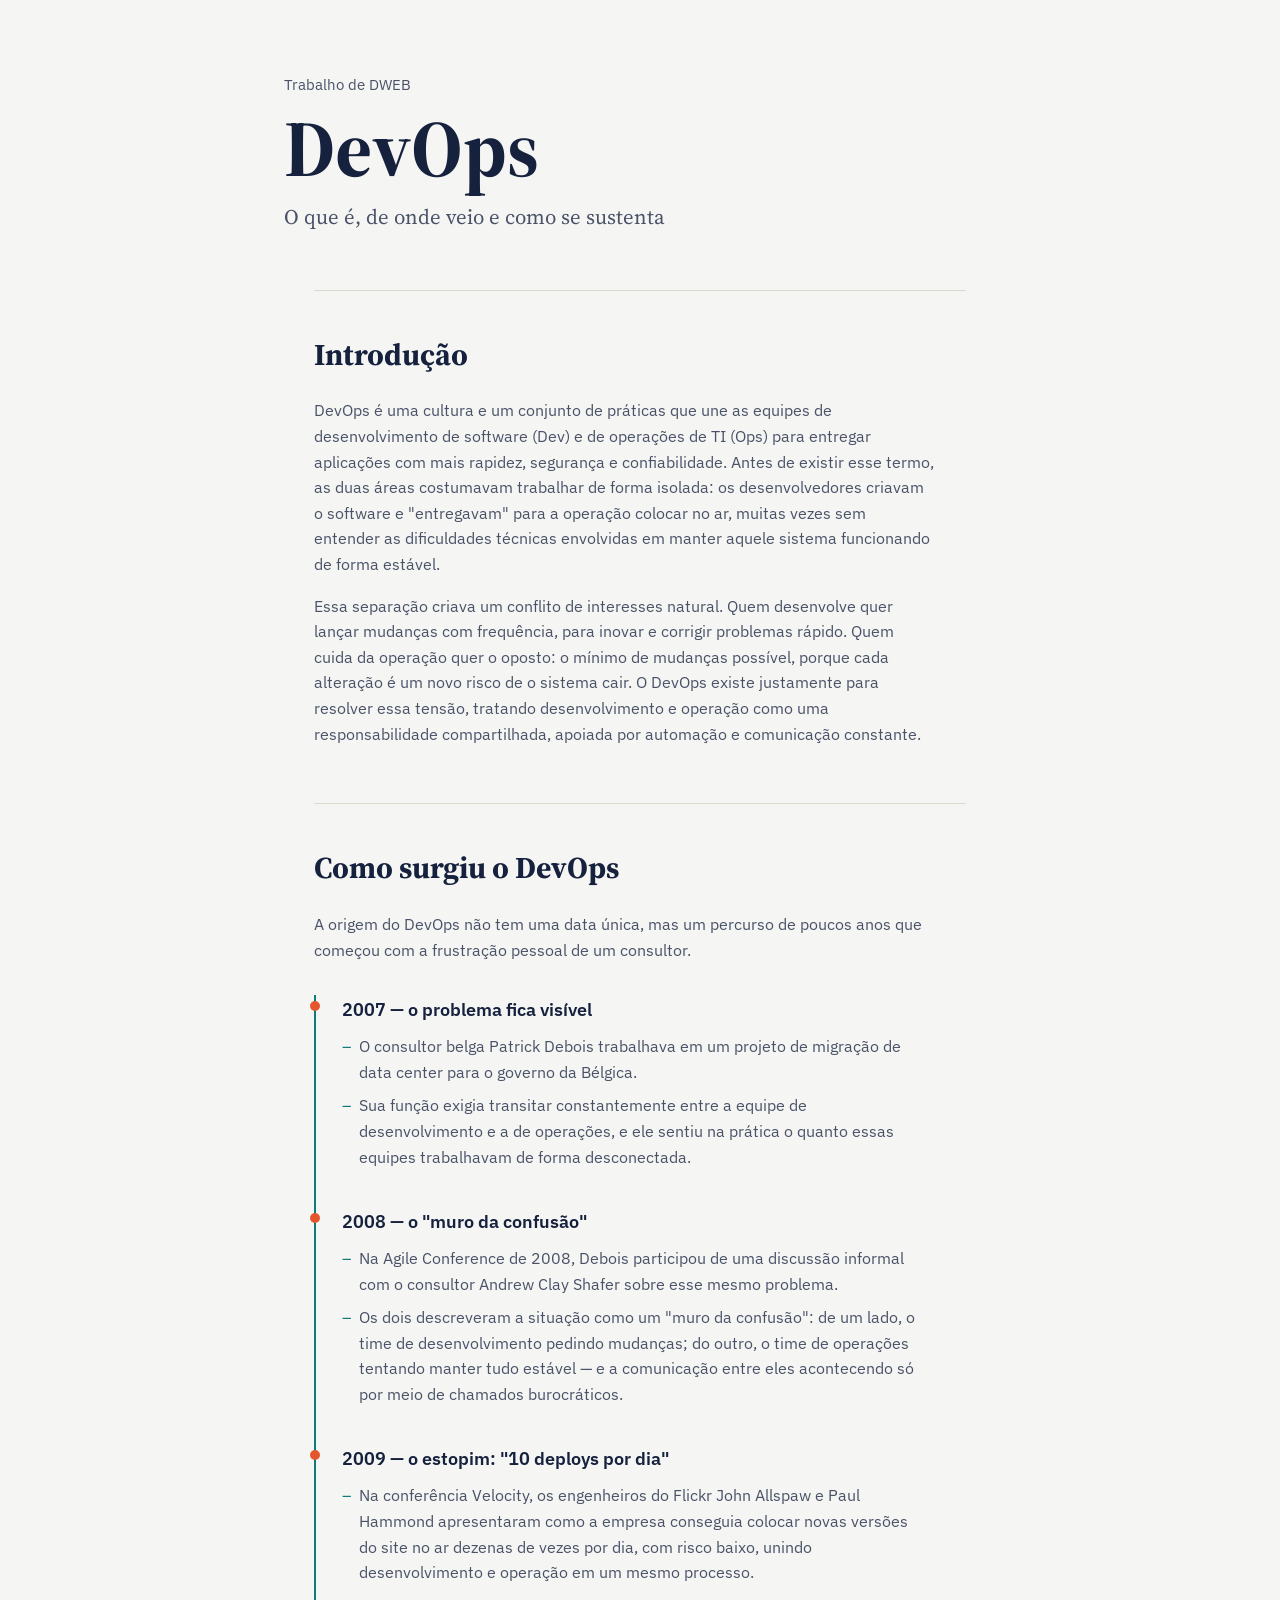
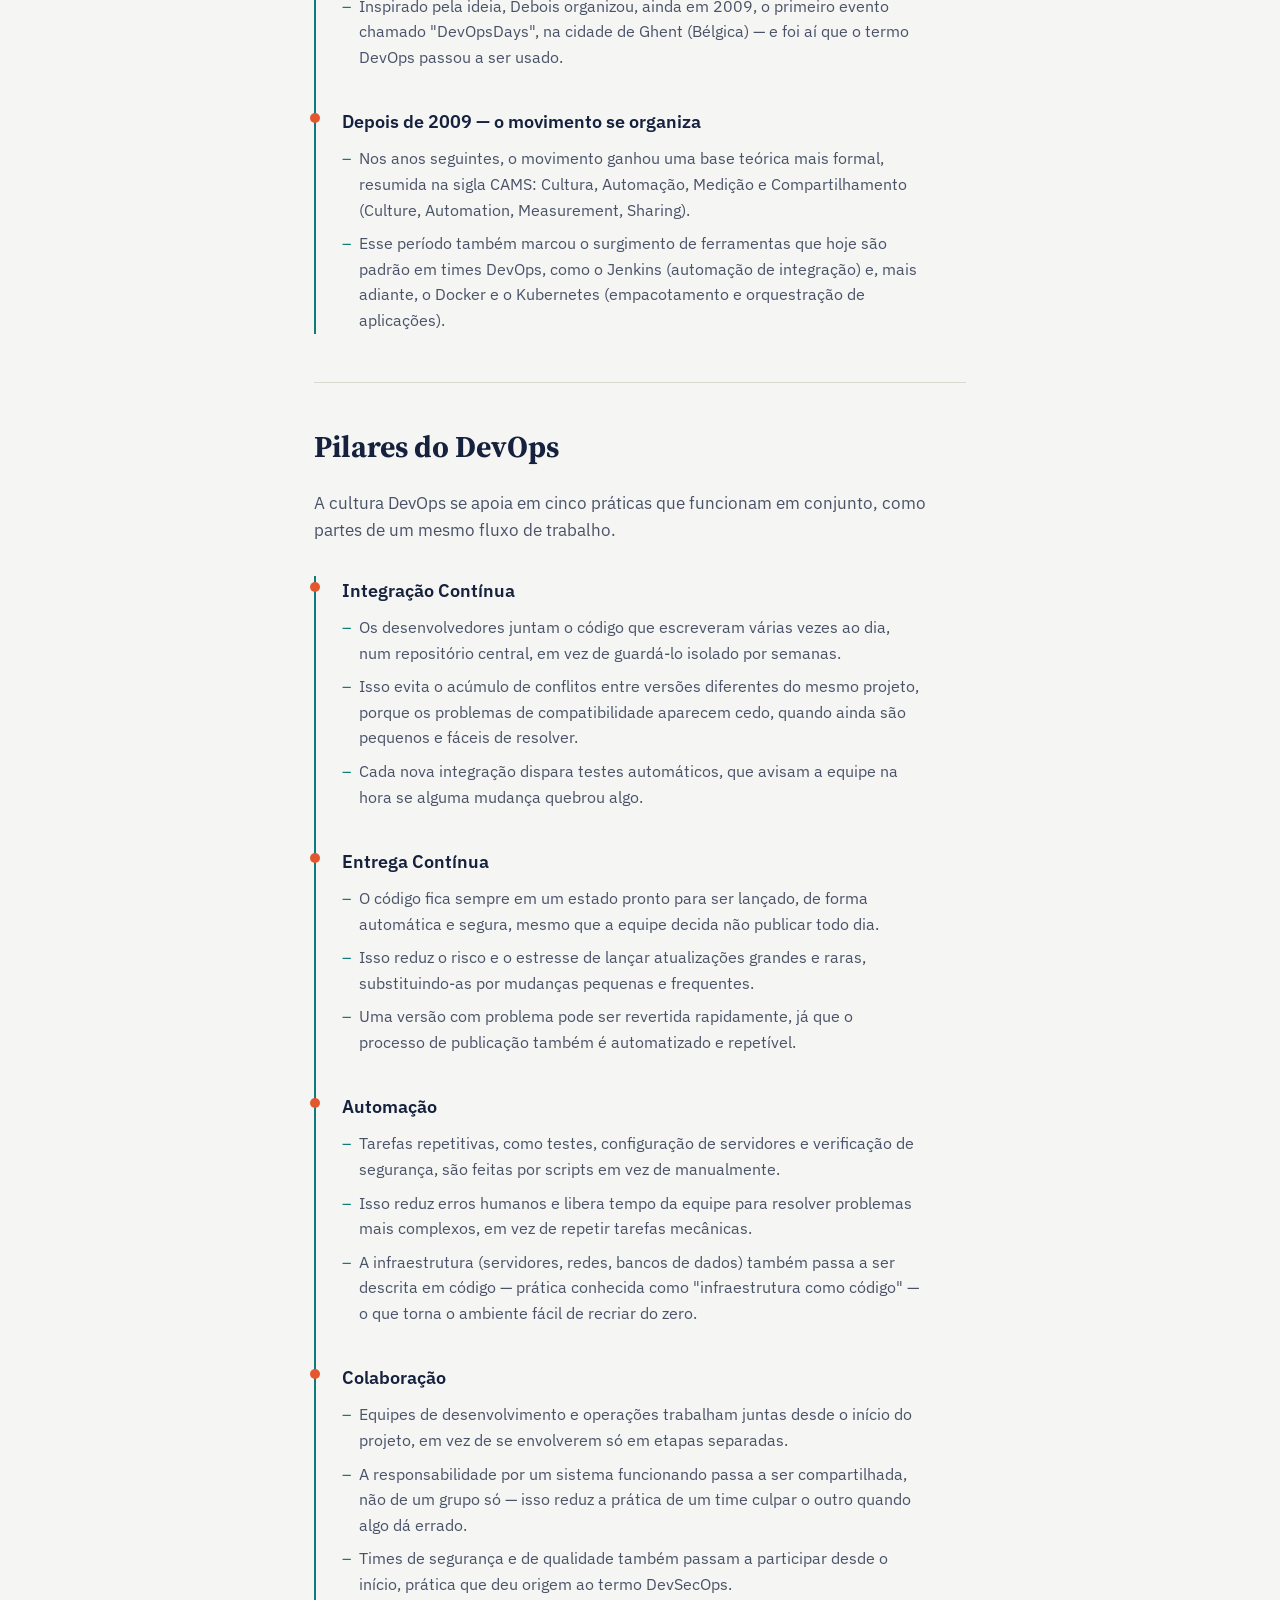
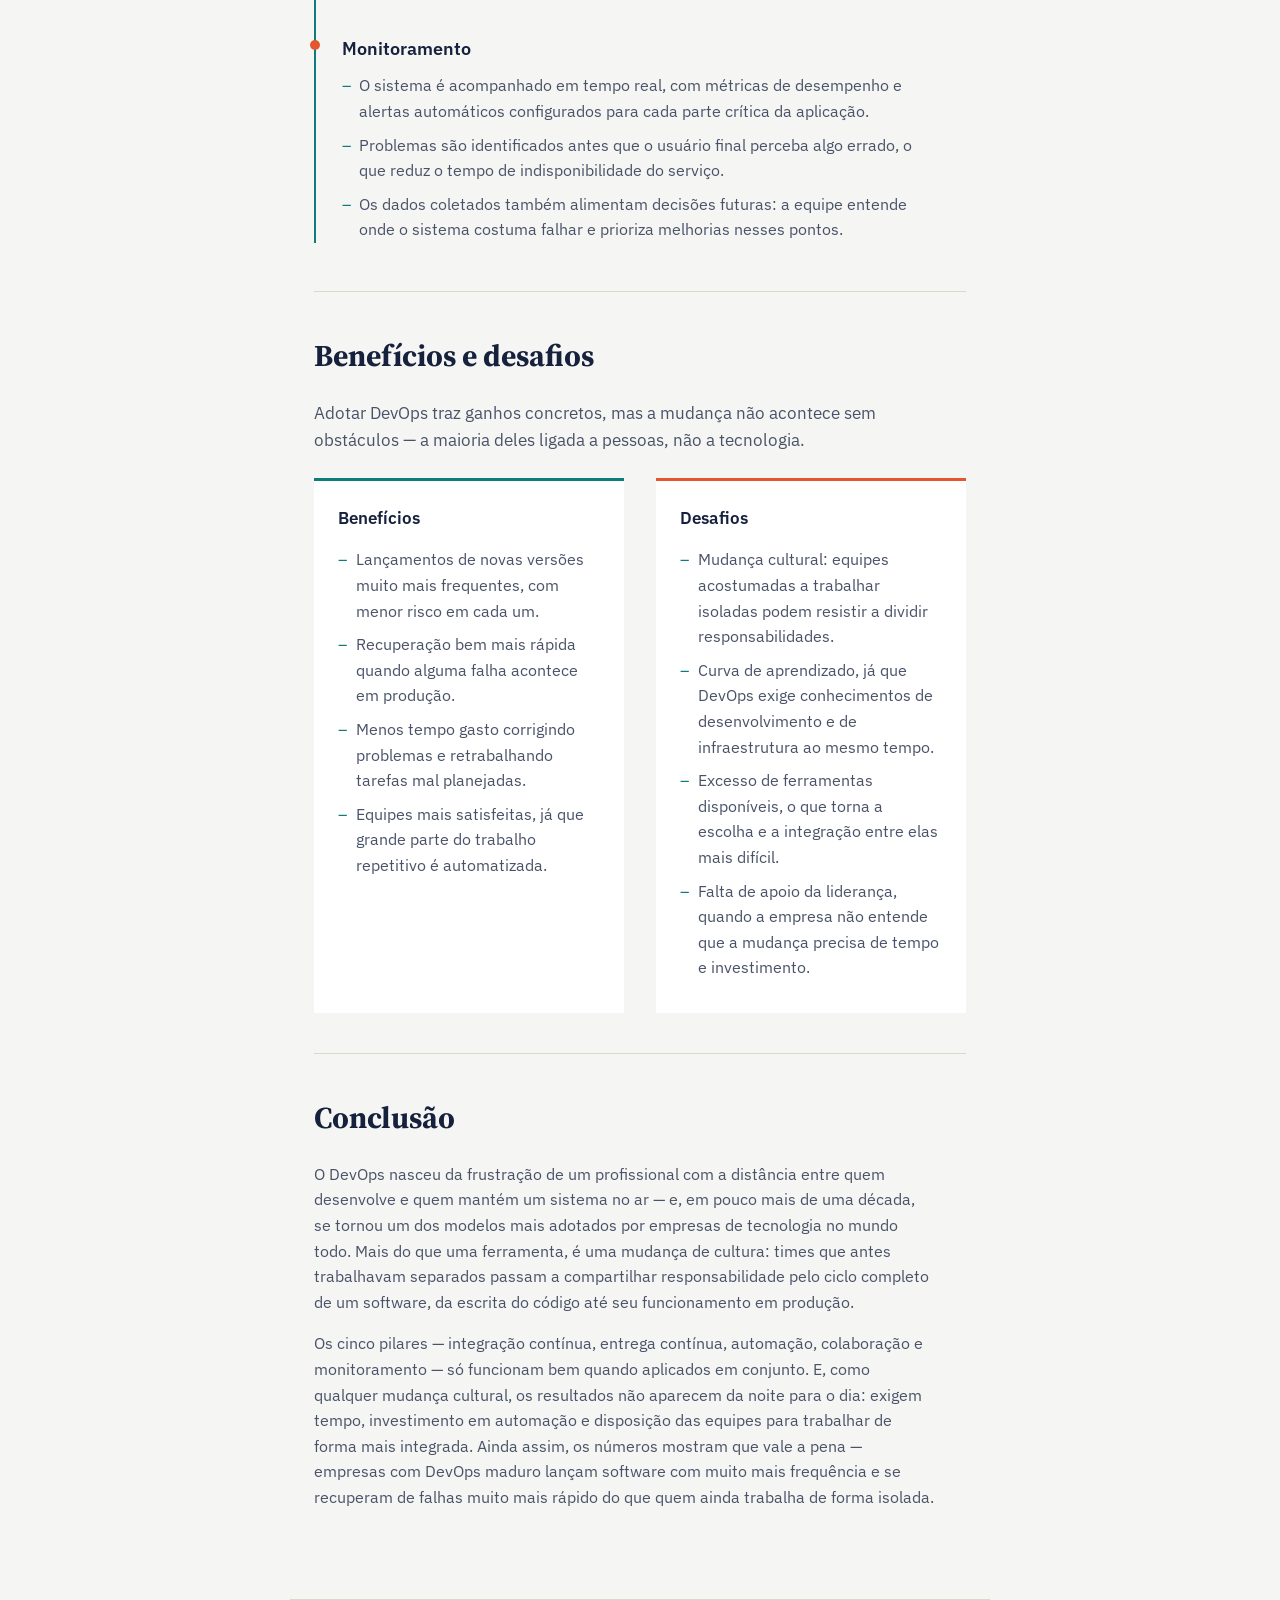
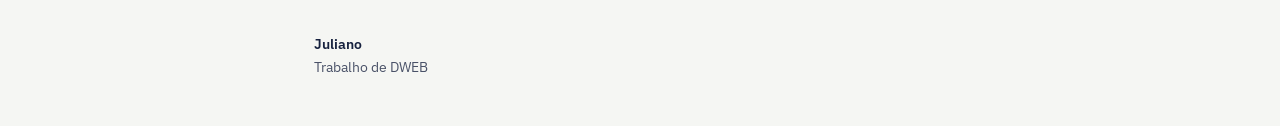
<file: atividade 3/index.html>
<!DOCTYPE html>
<html lang="pt-br">
<head>
    <meta charset="UTF-8">
    <meta name="viewport" content="width=device-width, initial-scale=1.0">
    <title>DevOps — Trabalho de DWEB</title>
    <link rel="preconnect" href="https://fonts.googleapis.com">
    <link rel="preconnect" href="https://fonts.gstatic.com" crossorigin>
    <link href="https://fonts.googleapis.com/css2?family=Source+Serif+4:wght@400;600;700&family=IBM+Plex+Sans:wght@400;500;600&display=swap" rel="stylesheet">
    <link rel="stylesheet" href="style.css">
</head>
<body>

    <header class="hero">
        <p class="hero__label">Trabalho de DWEB</p>
        <h1>DevOps</h1>
        <p class="hero__subtitle">O que é, de onde veio e como se sustenta</p>
    </header>

    <main>

        <section class="content-block" id="introducao">
            <h2>Introdução</h2>
            <p>
                DevOps é uma cultura e um conjunto de práticas que une as equipes de
                desenvolvimento de software (Dev) e de operações de TI (Ops) para entregar
                aplicações com mais rapidez, segurança e confiabilidade. Antes de existir esse
                termo, as duas áreas costumavam trabalhar de forma isolada: os desenvolvedores
                criavam o software e "entregavam" para a operação colocar no ar, muitas vezes
                sem entender as dificuldades técnicas envolvidas em manter aquele sistema
                funcionando de forma estável.
            </p>
            <p>
                Essa separação criava um conflito de interesses natural. Quem desenvolve quer
                lançar mudanças com frequência, para inovar e corrigir problemas rápido. Quem
                cuida da operação quer o oposto: o mínimo de mudanças possível, porque cada
                alteração é um novo risco de o sistema cair. O DevOps existe justamente para
                resolver essa tensão, tratando desenvolvimento e operação como uma
                responsabilidade compartilhada, apoiada por automação e comunicação constante.
            </p>
        </section>

        <section class="content-block" id="historia">
            <h2>Como surgiu o DevOps</h2>
            <p>
                A origem do DevOps não tem uma data única, mas um percurso de poucos anos que
                começou com a frustração pessoal de um consultor.
            </p>

            <ol class="pipeline">
                <li class="pipeline__item">
                    <h3>2007 — o problema fica visível</h3>
                    <ul class="sublist">
                        <li>O consultor belga Patrick Debois trabalhava em um projeto de migração de data center para o governo da Bélgica.</li>
                        <li>Sua função exigia transitar constantemente entre a equipe de desenvolvimento e a de operações, e ele sentiu na prática o quanto essas equipes trabalhavam de forma desconectada.</li>
                    </ul>
                </li>
                <li class="pipeline__item">
                    <h3>2008 — o "muro da confusão"</h3>
                    <ul class="sublist">
                        <li>Na Agile Conference de 2008, Debois participou de uma discussão informal com o consultor Andrew Clay Shafer sobre esse mesmo problema.</li>
                        <li>Os dois descreveram a situação como um "muro da confusão": de um lado, o time de desenvolvimento pedindo mudanças; do outro, o time de operações tentando manter tudo estável — e a comunicação entre eles acontecendo só por meio de chamados burocráticos.</li>
                    </ul>
                </li>
                <li class="pipeline__item">
                    <h3>2009 — o estopim: "10 deploys por dia"</h3>
                    <ul class="sublist">
                        <li>Na conferência Velocity, os engenheiros do Flickr John Allspaw e Paul Hammond apresentaram como a empresa conseguia colocar novas versões do site no ar dezenas de vezes por dia, com risco baixo, unindo desenvolvimento e operação em um mesmo processo.</li>
                        <li>Inspirado pela ideia, Debois organizou, ainda em 2009, o primeiro evento chamado "DevOpsDays", na cidade de Ghent (Bélgica) — e foi aí que o termo DevOps passou a ser usado.</li>
                    </ul>
                </li>
                <li class="pipeline__item">
                    <h3>Depois de 2009 — o movimento se organiza</h3>
                    <ul class="sublist">
                        <li>Nos anos seguintes, o movimento ganhou uma base teórica mais formal, resumida na sigla CAMS: Cultura, Automação, Medição e Compartilhamento (Culture, Automation, Measurement, Sharing).</li>
                        <li>Esse período também marcou o surgimento de ferramentas que hoje são padrão em times DevOps, como o Jenkins (automação de integração) e, mais adiante, o Docker e o Kubernetes (empacotamento e orquestração de aplicações).</li>
                    </ul>
                </li>
            </ol>
        </section>

        <section class="content-block" id="pilares">
            <h2>Pilares do DevOps</h2>
            <p class="section-intro">
                A cultura DevOps se apoia em cinco práticas que funcionam em conjunto,
                como partes de um mesmo fluxo de trabalho.
            </p>

            <ol class="pipeline">
                <li class="pipeline__item">
                    <h3>Integração Contínua</h3>
                    <ul class="sublist">
                        <li>Os desenvolvedores juntam o código que escreveram várias vezes ao dia, num repositório central, em vez de guardá-lo isolado por semanas.</li>
                        <li>Isso evita o acúmulo de conflitos entre versões diferentes do mesmo projeto, porque os problemas de compatibilidade aparecem cedo, quando ainda são pequenos e fáceis de resolver.</li>
                        <li>Cada nova integração dispara testes automáticos, que avisam a equipe na hora se alguma mudança quebrou algo.</li>
                    </ul>
                </li>
                <li class="pipeline__item">
                    <h3>Entrega Contínua</h3>
                    <ul class="sublist">
                        <li>O código fica sempre em um estado pronto para ser lançado, de forma automática e segura, mesmo que a equipe decida não publicar todo dia.</li>
                        <li>Isso reduz o risco e o estresse de lançar atualizações grandes e raras, substituindo-as por mudanças pequenas e frequentes.</li>
                        <li>Uma versão com problema pode ser revertida rapidamente, já que o processo de publicação também é automatizado e repetível.</li>
                    </ul>
                </li>
                <li class="pipeline__item">
                    <h3>Automação</h3>
                    <ul class="sublist">
                        <li>Tarefas repetitivas, como testes, configuração de servidores e verificação de segurança, são feitas por scripts em vez de manualmente.</li>
                        <li>Isso reduz erros humanos e libera tempo da equipe para resolver problemas mais complexos, em vez de repetir tarefas mecânicas.</li>
                        <li>A infraestrutura (servidores, redes, bancos de dados) também passa a ser descrita em código — prática conhecida como "infraestrutura como código" — o que torna o ambiente fácil de recriar do zero.</li>
                    </ul>
                </li>
                <li class="pipeline__item">
                    <h3>Colaboração</h3>
                    <ul class="sublist">
                        <li>Equipes de desenvolvimento e operações trabalham juntas desde o início do projeto, em vez de se envolverem só em etapas separadas.</li>
                        <li>A responsabilidade por um sistema funcionando passa a ser compartilhada, não de um grupo só — isso reduz a prática de um time culpar o outro quando algo dá errado.</li>
                        <li>Times de segurança e de qualidade também passam a participar desde o início, prática que deu origem ao termo DevSecOps.</li>
                    </ul>
                </li>
                <li class="pipeline__item">
                    <h3>Monitoramento</h3>
                    <ul class="sublist">
                        <li>O sistema é acompanhado em tempo real, com métricas de desempenho e alertas automáticos configurados para cada parte crítica da aplicação.</li>
                        <li>Problemas são identificados antes que o usuário final perceba algo errado, o que reduz o tempo de indisponibilidade do serviço.</li>
                        <li>Os dados coletados também alimentam decisões futuras: a equipe entende onde o sistema costuma falhar e prioriza melhorias nesses pontos.</li>
                    </ul>
                </li>
            </ol>
        </section>

        <section class="content-block" id="beneficios-desafios">
            <h2>Benefícios e desafios</h2>
            <p class="section-intro">
                Adotar DevOps traz ganhos concretos, mas a mudança não acontece sem
                obstáculos — a maioria deles ligada a pessoas, não a tecnologia.
            </p>

            <div class="duo">
                <div class="duo__col duo__col--positive">
                    <h3>Benefícios</h3>
                    <ul class="sublist">
                        <li>Lançamentos de novas versões muito mais frequentes, com menor risco em cada um.</li>
                        <li>Recuperação bem mais rápida quando alguma falha acontece em produção.</li>
                        <li>Menos tempo gasto corrigindo problemas e retrabalhando tarefas mal planejadas.</li>
                        <li>Equipes mais satisfeitas, já que grande parte do trabalho repetitivo é automatizada.</li>
                    </ul>
                </div>
                <div class="duo__col duo__col--negative">
                    <h3>Desafios</h3>
                    <ul class="sublist">
                        <li>Mudança cultural: equipes acostumadas a trabalhar isoladas podem resistir a dividir responsabilidades.</li>
                        <li>Curva de aprendizado, já que DevOps exige conhecimentos de desenvolvimento e de infraestrutura ao mesmo tempo.</li>
                        <li>Excesso de ferramentas disponíveis, o que torna a escolha e a integração entre elas mais difícil.</li>
                        <li>Falta de apoio da liderança, quando a empresa não entende que a mudança precisa de tempo e investimento.</li>
                    </ul>
                </div>
            </div>
        </section>

        <section class="content-block" id="conclusao">
            <h2>Conclusão</h2>
            <p>
                O DevOps nasceu da frustração de um profissional com a distância entre quem
                desenvolve e quem mantém um sistema no ar — e, em pouco mais de uma década, se
                tornou um dos modelos mais adotados por empresas de tecnologia no mundo todo.
                Mais do que uma ferramenta, é uma mudança de cultura: times que antes
                trabalhavam separados passam a compartilhar responsabilidade pelo ciclo completo
                de um software, da escrita do código até seu funcionamento em produção.
            </p>
            <p>
                Os cinco pilares — integração contínua, entrega contínua, automação,
                colaboração e monitoramento — só funcionam bem quando aplicados em conjunto.
                E, como qualquer mudança cultural, os resultados não aparecem da noite para o
                dia: exigem tempo, investimento em automação e disposição das equipes para
                trabalhar de forma mais integrada. Ainda assim, os números mostram que vale a
                pena — empresas com DevOps maduro lançam software com muito mais frequência e
                se recuperam de falhas muito mais rápido do que quem ainda trabalha de forma
                isolada.
            </p>
        </section>

    </main>

    <footer class="footer">
        <p class="footer__name">Juliano</p>
        <p>Trabalho de DWEB</p>
    </footer>

</body>
</html>
</file>
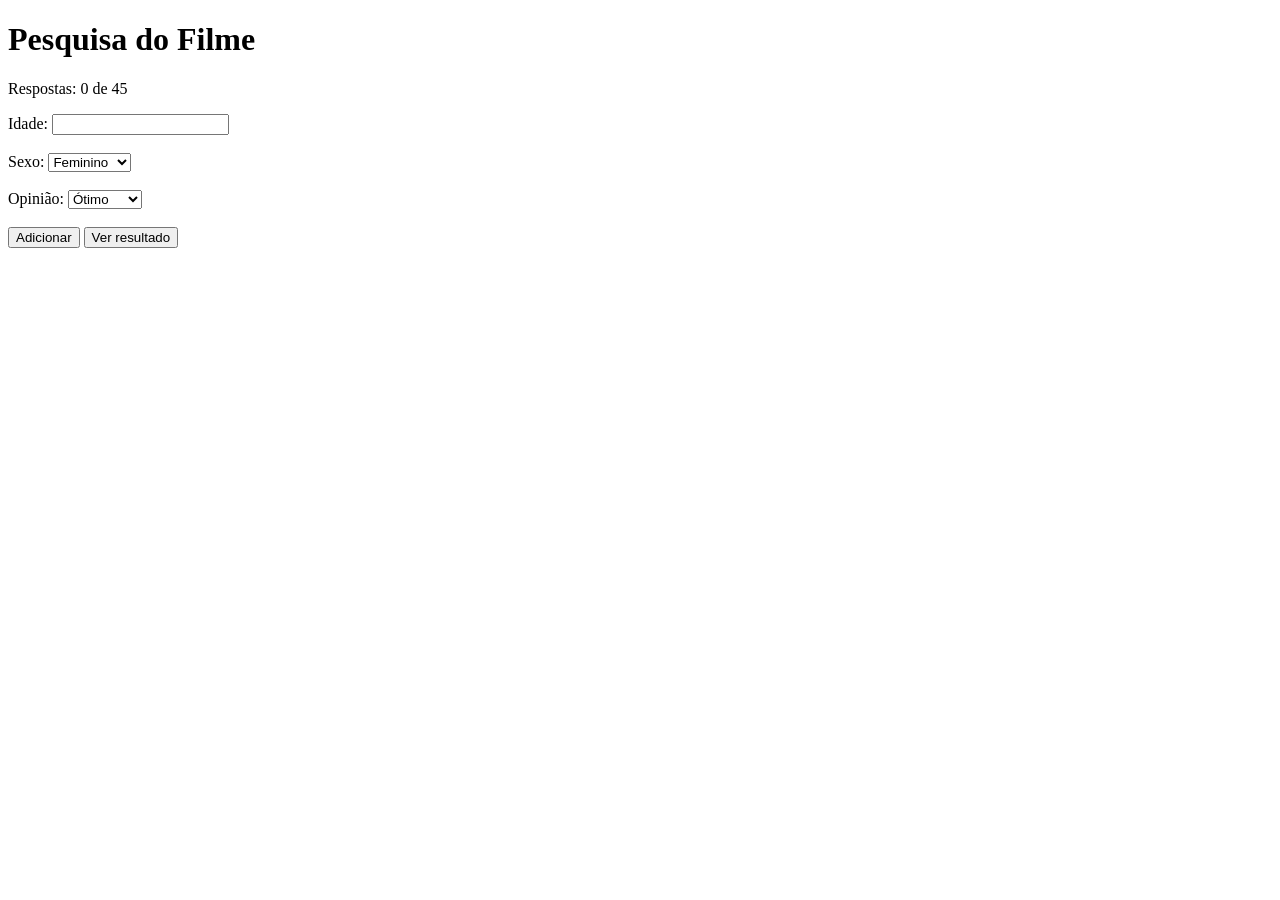
<file: atividade 8/index.html>
<!DOCTYPE html>
<html lang="pt-br">
<head>
    <meta charset="UTF-8">
    <title>Pesquisa do Filme</title>
</head>
<body>
    <h1>Pesquisa do Filme</h1>
    <p id="contador">Respostas: 0 de 45</p>

    Idade: <input type="number" id="idade"><br><br>

    Sexo:
    <select id="sexo">
        <option value="F">Feminino</option>
        <option value="M">Masculino</option>
        <option value="O">Outros</option>
    </select><br><br>

    Opinião:
    <select id="opiniao">
        <option value="4">Ótimo</option>
        <option value="3">Bom</option>
        <option value="2">Regular</option>
        <option value="1">Péssimo</option>
    </select><br><br>

    <button onclick="adicionar()">Adicionar</button>
    <button onclick="mostrarResultado()">Ver resultado</button>

    <p id="erro" style="color: red;"></p>
    <div id="resultado"></div>

    <script src="pesquisa.js"></script>
</body>
</html>
</file>
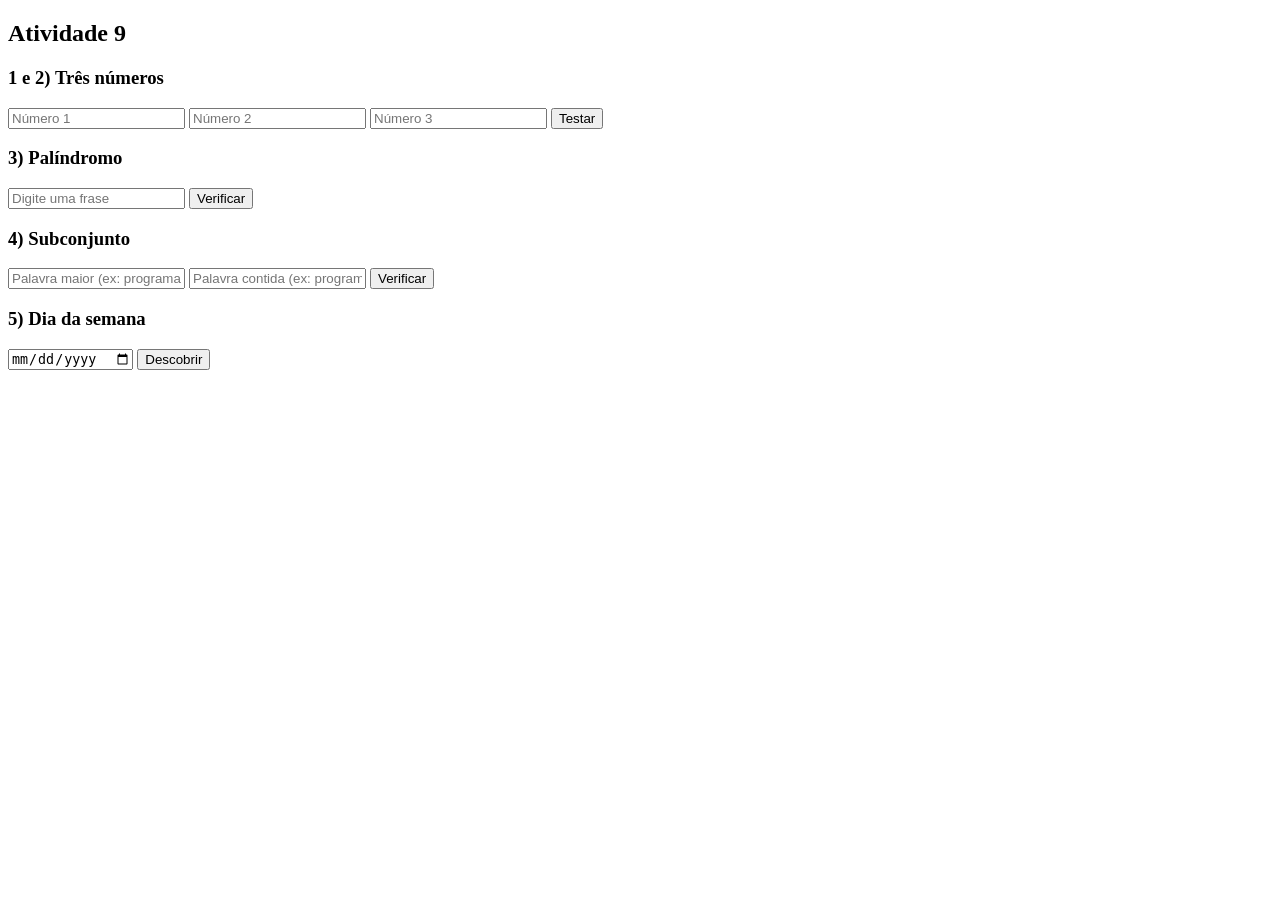
<file: atividade 9/index.html>
<!DOCTYPE html>
<html lang="pt-br">
<head>
  <meta charset="UTF-8">
  <meta name="viewport" content="width=device-width, initial-scale=1">
  <title>Atividade 9 - Funções JS</title>
</head>
<body>
  <h2>Atividade 9</h2>

  <h3>1 e 2) Três números</h3>
  <input type="number" id="n1" placeholder="Número 1">
  <input type="number" id="n2" placeholder="Número 2">
  <input type="number" id="n3" placeholder="Número 3">
  <button onclick="testarMaior()">Testar</button>
  <p id="res1"></p>
  <p id="res2"></p>

  <h3>3) Palíndromo</h3>
  <input type="text" id="texto" placeholder="Digite uma frase">
  <button onclick="testarPalindromo()">Verificar</button>
  <p id="res3"></p>

  <h3>4) Subconjunto</h3>
  <input type="text" id="p1" placeholder="Palavra maior (ex: programação)">
  <input type="text" id="p2" placeholder="Palavra contida (ex: programa)">
  <button onclick="testarSubconjunto()">Verificar</button>
  <p id="res4"></p>

  <h3>5) Dia da semana</h3>
  <input type="date" id="data">
  <button onclick="testarDia()">Descobrir</button>
  <p id="res5"></p>

  <script src="funcoes.js"></script>
</body>
</html>
</file>
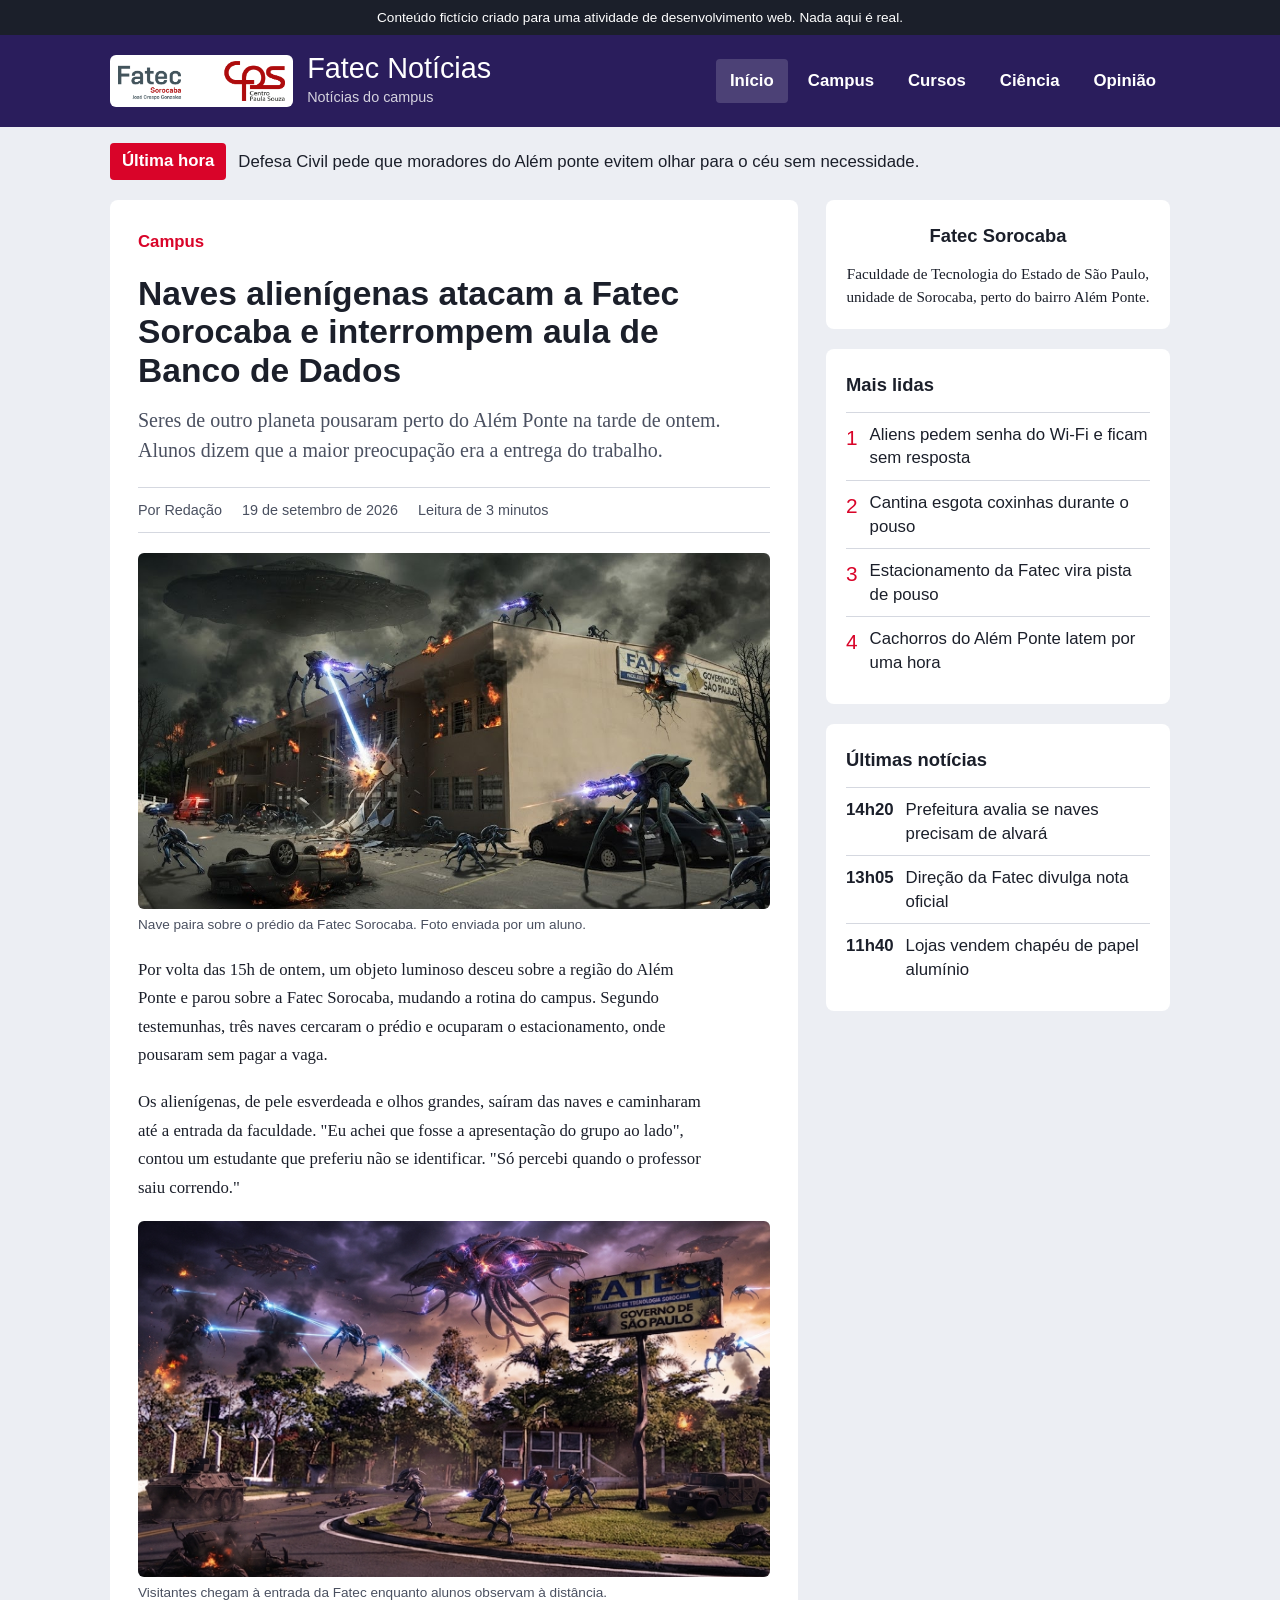
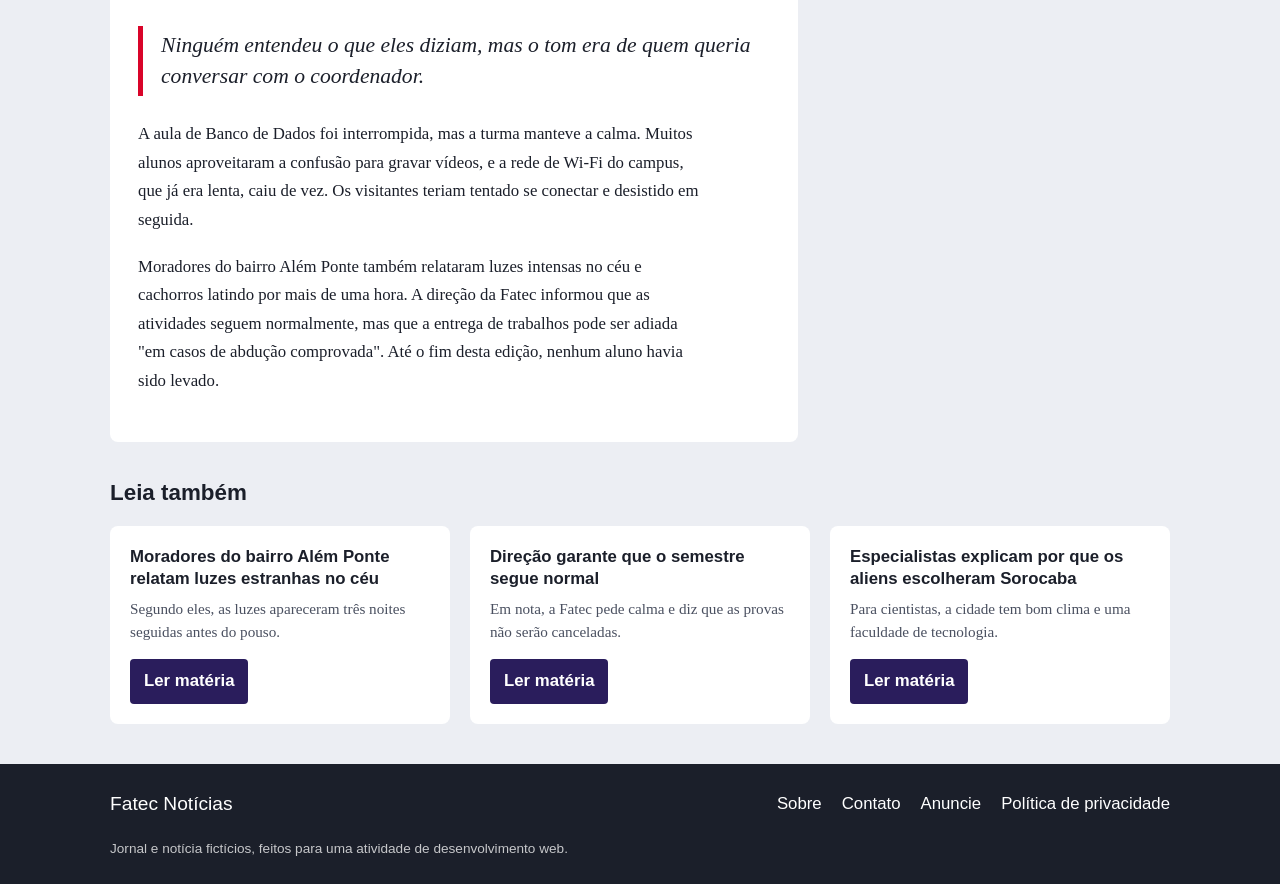
<file: SITE DE NOTICIAS DWEB/index.html>
<!DOCTYPE html>
<html lang="pt-BR">
<head>
  <meta charset="UTF-8">
  <meta name="viewport" content="width=device-width, initial-scale=1">
  <title>Naves alienígenas atacam a Fatec Sorocaba | Fatec Notícias</title>
  <link rel="stylesheet" href="style.css">
</head>
<body>

  <div class="aviso">Conteúdo fictício criado para uma atividade de desenvolvimento web. Nada aqui é real.</div>
  <header class="topo">
    <div class="topo-conteudo">
      <div class="marca">
        <img src="logo-fatec.png" alt="Logo da Fatec" class="logo-topo">
        <div class="marca-texto">
          <span class="jornal">Fatec Notícias</span>
          <span class="lema">Notícias do campus</span>
        </div>
      </div>
      <nav aria-label="Menu principal">
        <ul class="menu">
          <li><a href="#" class="ativo">Início</a></li>
          <li><a href="#">Campus</a></li>
          <li><a href="#">Cursos</a></li>
          <li><a href="#">Ciência</a></li>
          <li><a href="#">Opinião</a></li>
        </ul>
      </nav>
    </div>
  </header>

  <div class="ultima-hora">
    <strong class="selo">Última hora</strong>
    <p>Defesa Civil pede que moradores do Além ponte evitem olhar para o céu sem necessidade.</p>
  </div>

  <main class="pagina">

    <div class="layout">

      <article class="materia">
        <p class="editoria">Campus</p>
        <h1>Naves alienígenas atacam a Fatec Sorocaba e interrompem aula de Banco de Dados</h1>
        <p class="linha-fina">Seres de outro planeta pousaram perto do Além Ponte na tarde de ontem. Alunos dizem que a maior preocupação era a entrega do trabalho.</p>

        <div class="info">
          <span>Por Redação</span>
          <span>19 de setembro de 2026</span>
          <span>Leitura de 3 minutos</span>
        </div>

        <figure class="destaque">
          <img src="predio.jpg" alt="Nave alienígena sobre o prédio da Fatec Sorocaba">
          <figcaption>Nave paira sobre o prédio da Fatec Sorocaba. Foto enviada por um aluno.</figcaption>
        </figure>

        <p>Por volta das 15h de ontem, um objeto luminoso desceu sobre a região do Além Ponte e parou sobre a Fatec Sorocaba, mudando a rotina do campus. Segundo testemunhas, três naves cercaram o prédio e ocuparam o estacionamento, onde pousaram sem pagar a vaga.</p>
        <p>Os alienígenas, de pele esverdeada e olhos grandes, saíram das naves e caminharam até a entrada da faculdade. "Eu achei que fosse a apresentação do grupo ao lado", contou um estudante que preferiu não se identificar. "Só percebi quando o professor saiu correndo."</p>

        <figure class="destaque">
          <img src="entrada.jpg" alt="Alienígenas na entrada da Fatec Sorocaba">
          <figcaption>Visitantes chegam à entrada da Fatec enquanto alunos observam à distância.</figcaption>
        </figure>

        <blockquote>
          Ninguém entendeu o que eles diziam, mas o tom era de quem queria conversar com o coordenador.
        </blockquote>

        <p>A aula de Banco de Dados foi interrompida, mas a turma manteve a calma. Muitos alunos aproveitaram a confusão para gravar vídeos, e a rede de Wi-Fi do campus, que já era lenta, caiu de vez. Os visitantes teriam tentado se conectar e desistido em seguida.</p>
        <p>Moradores do bairro Além Ponte também relataram luzes intensas no céu e cachorros latindo por mais de uma hora. A direção da Fatec informou que as atividades seguem normalmente, mas que a entrega de trabalhos pode ser adiada "em casos de abdução comprovada". Até o fim desta edição, nenhum aluno havia sido levado.</p>
      </article>

      <aside class="lateral">

        <section class="caixa instituicao">
          <h2>Fatec Sorocaba</h2>
          <p>Faculdade de Tecnologia do Estado de São Paulo, unidade de Sorocaba, perto do bairro Além Ponte.</p>
        </section>

        <section class="caixa">
          <h2>Mais lidas</h2>
          <ol class="mais-lidas">
            <li><a href="#">Aliens pedem senha do Wi-Fi e ficam sem resposta</a></li>
            <li><a href="#">Cantina esgota coxinhas durante o pouso</a></li>
            <li><a href="#">Estacionamento da Fatec vira pista de pouso</a></li>
            <li><a href="#">Cachorros do Além Ponte latem por uma hora</a></li>
          </ol>
        </section>

        <section class="caixa">
          <h2>Últimas notícias</h2>
          <ul class="ultimas">
            <li><time>14h20</time><a href="#">Prefeitura avalia se naves precisam de alvará</a></li>
            <li><time>13h05</time><a href="#">Direção da Fatec divulga nota oficial</a></li>
            <li><time>11h40</time><a href="#">Lojas vendem chapéu de papel alumínio</a></li>
          </ul>
        </section>

      </aside>
    </div>

    <section class="relacionadas" aria-labelledby="titulo-relacionadas">
      <h2 id="titulo-relacionadas">Leia também</h2>
      <div class="cards">
        <article class="card">
          <div class="card-corpo">
            <h3>Moradores do bairro Além Ponte relatam luzes estranhas no céu</h3>
            <p>Segundo eles, as luzes apareceram três noites seguidas antes do pouso.</p>
          </div>
          <a href="#" class="card-link">Ler matéria</a>
        </article>
        <article class="card">
          <div class="card-corpo">
            <h3>Direção garante que o semestre segue normal</h3>
            <p>Em nota, a Fatec pede calma e diz que as provas não serão canceladas.</p>
          </div>
          <a href="#" class="card-link">Ler matéria</a>
        </article>
        <article class="card">
          <div class="card-corpo">
            <h3>Especialistas explicam por que os aliens escolheram Sorocaba</h3>
            <p>Para cientistas, a cidade tem bom clima e uma faculdade de tecnologia.</p>
          </div>
          <a href="#" class="card-link">Ler matéria</a>
        </article>
      </div>
    </section>

  </main>

  <footer class="rodape">
    <div class="rodape-conteudo">
      <p class="rodape-nome">Fatec Notícias</p>
      <ul class="rodape-links">
        <li><a href="#">Sobre</a></li>
        <li><a href="#">Contato</a></li>
        <li><a href="#">Anuncie</a></li>
        <li><a href="#">Política de privacidade</a></li>
      </ul>
      <p class="rodape-aviso">Jornal e notícia fictícios, feitos para uma atividade de desenvolvimento web.</p>
    </div>
  </footer>

</body>
</html>
</file>
<file: atividade 3/style.css>
:root {
    --bg: #F5F6F3;
    --ink: #16213E;
    --ink-soft: #4A5268;
    --line: #D9DACE;
    --teal: #0E7C7B;
    --amber: #E4572E;
    --surface: #FFFFFF;

    --font-display: "Source Serif 4", Georgia, serif;
    --font-body: "IBM Plex Sans", -apple-system, sans-serif;
}

* {
    box-sizing: border-box;
}

body {
    margin: 0;
    background: var(--bg);
    color: var(--ink);
    font-family: var(--font-body);
    line-height: 1.6;
}

.hero {
    padding: 4.5rem 1.5rem 3.5rem;
    text-align: left;
    max-width: 760px;
    margin: 0 auto;
}

.hero__label {
    font-family: var(--font-body);
    font-size: 0.95rem;
    color: var(--ink-soft);
    margin: 0 0 0.75rem;
}

.hero h1 {
    font-family: var(--font-display);
    font-weight: 700;
    font-size: clamp(3rem, 9vw, 5rem);
    margin: 0;
    line-height: 1;
    color: var(--ink);
}

.hero__subtitle {
    font-family: var(--font-display);
    font-size: 1.3rem;
    color: var(--ink-soft);
    margin: 0.75rem 0 0;
}

main {
    max-width: 700px;
    margin: 0 auto;
    padding: 0 1.5rem 2rem;
}

.content-block {
    padding: 2.5rem 0;
    border-top: 1px solid var(--line);
}

.content-block h2 {
    font-family: var(--font-display);
    font-size: 1.9rem;
    margin: 0 0 1.2rem;
}

.content-block p {
    margin: 0 0 1rem;
    color: var(--ink-soft);
    max-width: 62ch;
}

.section-intro {
    font-size: 1.05rem;
}

.pipeline {
    list-style: none;
    margin: 2rem 0 0;
    padding: 0;
}

.pipeline__item {
    position: relative;
    padding: 0 0 1.8rem 1.6rem;
    border-left: 2px solid var(--teal);
}

.pipeline__item:last-child {
    padding-bottom: 0;
}

.pipeline__item::before {
    content: "";
    position: absolute;
    left: -6px;
    top: 0.35rem;
    width: 10px;
    height: 10px;
    border-radius: 50%;
    background: var(--amber);
}

.pipeline__item h3 {
    font-family: var(--font-body);
    font-weight: 600;
    font-size: 1.15rem;
    margin: 0 0 0.6rem;
    color: var(--ink);
}

.sublist {
    list-style: none;
    margin: 0;
    padding: 0;
}

.sublist li {
    position: relative;
    padding-left: 1.1rem;
    margin-bottom: 0.5rem;
    color: var(--ink-soft);
    max-width: 58ch;
}

.sublist li::before {
    content: "–";
    position: absolute;
    left: 0;
    color: var(--teal);
}

.duo {
    display: grid;
    grid-template-columns: 1fr 1fr;
    gap: 2rem;
    margin-top: 1.5rem;
}

.duo__col {
    padding: 1.5rem;
    background: var(--surface);
    border-top: 3px solid var(--line);
}

.duo__col--positive {
    border-top-color: var(--teal);
}

.duo__col--negative {
    border-top-color: var(--amber);
}

.duo__col h3 {
    font-family: var(--font-body);
    font-weight: 600;
    font-size: 1.05rem;
    margin: 0 0 1rem;
}

.duo .sublist li {
    max-width: none;
}

@media (max-width: 620px) {
    .duo {
        grid-template-columns: 1fr;
        gap: 1.25rem;
    }
}

.footer {
    max-width: 700px;
    margin: 0 auto;
    padding: 2rem 1.5rem 3rem;
    border-top: 1px solid var(--line);
    color: var(--ink-soft);
    font-size: 0.9rem;
}

.footer__name {
    font-weight: 600;
    color: var(--ink);
    margin: 0 0 0.2rem;
}

.footer p {
    margin: 0;
}


a:focus,
button:focus {
    outline: 2px solid var(--teal);
    outline-offset: 2px;
}

@media (max-width: 480px) {
    .hero {
        padding: 3rem 1.25rem 2.5rem;
    }
    main {
        padding: 0 1.25rem 2rem;
    }
}

@media (prefers-reduced-motion: reduce) {
    * {
        transition: none !important;
    }
}
</file>
<file: SITE DE NOTICIAS DWEB/style.css>
:root {
  --tinta: #1b1f2a;
  --tinta-suave: #4a5060;
  --fundo: #eceef3;
  --papel: #ffffff;
  --espaco: #2a1d5c;
  --alerta: #d90429;
  --linha: #d5d8e0;
  --titulo: "Arial Black", "Helvetica Neue", Arial, sans-serif;
  --texto: Georgia, "Times New Roman", serif;
  --ui: "Helvetica Neue", Arial, sans-serif;
}

* { box-sizing: border-box; margin: 0; padding: 0; }

body {
  background: var(--fundo);
  color: var(--tinta);
  font-family: var(--texto);
  font-size: 1.05rem;
  line-height: 1.7;
}

img { display: block; max-width: 100%; }
a { color: inherit; }
ul, ol { list-style: none; }
a:focus-visible { outline: 3px solid var(--alerta); outline-offset: 2px; }

.aviso {
  background: var(--tinta);
  color: #fff;
  font-family: var(--ui);
  font-size: 0.85rem;
  text-align: center;
  padding: 6px 12px;
}

.topo { background: var(--espaco); color: #fff; }

.topo-conteudo {
  max-width: 1100px;
  margin: 0 auto;
  padding: 18px 20px;
  display: flex;
  justify-content: space-between;
  align-items: center;
  flex-wrap: wrap;
  gap: 16px;
}

.marca { display: flex; align-items: center; gap: 14px; }
.marca-texto { display: flex; flex-direction: column; }

.logo-topo {
  height: 52px;
  width: auto;
  background: #fff;
  padding: 6px 8px;
  border-radius: 6px;
}

.jornal {
  font-family: var(--titulo);
  font-size: 1.8rem;
  line-height: 1.1;
}

.lema { font-family: var(--ui); font-size: 0.9rem; opacity: 0.8; }

.menu { display: flex; flex-wrap: wrap; gap: 6px; font-family: var(--ui); }

.menu a {
  display: block;
  padding: 8px 14px;
  border-radius: 4px;
  text-decoration: none;
  font-weight: 600;
}

.menu a:hover,
.menu a.ativo { background: rgba(255, 255, 255, 0.16); }


.ultima-hora {
  max-width: 1100px;
  margin: 16px auto 0;
  padding: 0 20px;
  display: flex;
  align-items: center;
  gap: 12px;
  font-family: var(--ui);
}

.selo {
  background: var(--alerta);
  color: #fff;
  padding: 4px 12px;
  border-radius: 4px;
  flex-shrink: 0;
}

.ultima-hora p { line-height: 1.4; }


.pagina { max-width: 1100px; margin: 0 auto; padding: 20px; }


.layout {
  display: grid;
  grid-template-columns: 2fr 1fr;
  gap: 28px;
  align-items: start;
}

.materia {
  background: var(--papel);
  padding: 28px;
  border-radius: 8px;
}

.editoria {
  font-family: var(--ui);
  font-weight: 700;
  color: var(--alerta);
  margin-bottom: 6px;
}

.materia h1 {
  font-family: var(--titulo);
  font-size: 2.1rem;
  line-height: 1.15;
  margin-bottom: 14px;
}

.linha-fina {
  font-size: 1.25rem;
  color: var(--tinta-suave);
  line-height: 1.5;
  margin-bottom: 16px;
}

.info {
  display: flex;
  flex-wrap: wrap;
  gap: 8px 20px;
  font-family: var(--ui);
  font-size: 0.9rem;
  color: var(--tinta-suave);
  padding: 10px 0;
  border-top: 1px solid var(--linha);
  border-bottom: 1px solid var(--linha);
  margin-bottom: 20px;
}

.destaque { margin: 4px 0 22px; }

.destaque img {
  width: 100%;
  object-fit: cover;
  background: linear-gradient(135deg, var(--espaco), #5b3fa8);
  border-radius: 6px;
}

.destaque img { aspect-ratio: 16 / 9; }

figcaption {
  font-family: var(--ui);
  font-size: 0.85rem;
  color: var(--tinta-suave);
  margin-top: 6px;
  line-height: 1.4;
}

.materia p { max-width: 68ch; margin-bottom: 1.1em; }

blockquote {
  border-left: 5px solid var(--alerta);
  padding: 4px 0 4px 18px;
  margin: 24px 0;
  font-size: 1.35rem;
  line-height: 1.45;
  font-style: italic;
}

.materia h2,
.relacionadas h2 {
  font-family: var(--titulo);
  font-size: 1.4rem;
  margin: 28px 0 14px;
}


.lateral { display: grid; gap: 20px; }

.caixa {
  background: var(--papel);
  padding: 20px;
  border-radius: 8px;
}

.caixa h2 {
  font-family: var(--titulo);
  font-size: 1.15rem;
  margin-bottom: 12px;
}

.instituicao { text-align: center; }
.instituicao p { font-size: 0.95rem; line-height: 1.5; }

.mais-lidas {
  counter-reset: lidas;
  font-family: var(--ui);
}

.mais-lidas li {
  counter-increment: lidas;
  display: flex;
  gap: 12px;
  padding: 10px 0;
  border-top: 1px solid var(--linha);
  line-height: 1.4;
}

.mais-lidas li::before {
  content: counter(lidas);
  font-family: var(--titulo);
  font-size: 1.3rem;
  color: var(--alerta);
  flex-shrink: 0;
}

.ultimas { font-family: var(--ui); }

.ultimas li {
  display: flex;
  gap: 12px;
  padding: 10px 0;
  border-top: 1px solid var(--linha);
  line-height: 1.4;
}

.ultimas time { font-weight: 700; flex-shrink: 0; }

.mais-lidas a,
.ultimas a { text-decoration: none; }

.mais-lidas a:hover,
.ultimas a:hover { text-decoration: underline; }


.relacionadas { margin-top: 32px; }
.relacionadas h2 { margin-top: 0; }

.cards {
  display: grid;
  grid-template-columns: repeat(3, 1fr);
  gap: 20px;
}

.card {
  background: var(--papel);
  border-radius: 8px;
  padding: 20px;
  display: flex;
  flex-direction: column;
  justify-content: space-between;
  gap: 16px;
}

.card h3 { font-family: var(--titulo); font-size: 1.05rem; line-height: 1.3; margin-bottom: 8px; }
.card p { font-size: 0.95rem; line-height: 1.5; color: var(--tinta-suave); }

.card-link {
  align-self: flex-start;
  font-family: var(--ui);
  font-weight: 700;
  color: #fff;
  background: var(--espaco);
  padding: 8px 14px;
  border-radius: 4px;
  text-decoration: none;
}

.card-link:hover { background: var(--alerta); }


.rodape { background: var(--tinta); color: #fff; margin-top: 20px; font-family: var(--ui); }

.rodape-conteudo {
  max-width: 1100px;
  margin: 0 auto;
  padding: 24px 20px;
  display: flex;
  justify-content: space-between;
  align-items: center;
  flex-wrap: wrap;
  gap: 16px;
}
.rodape-nome { font-family: var(--titulo); font-size: 1.2rem; }
.rodape-links { display: flex; flex-wrap: wrap; gap: 8px 20px; }
.rodape-links a { text-decoration: none; }
.rodape-links a:hover { text-decoration: underline; }
.rodape-aviso { width: 100%; font-size: 0.85rem; opacity: 0.75; }

@media (max-width: 900px) {
  .layout { grid-template-columns: 1fr; }
  .cards { grid-template-columns: 1fr; }
}

@media (max-width: 560px) {
  .materia { padding: 20px 16px; }
  .materia h1 { font-size: 1.6rem; }
  .ultima-hora { align-items: flex-start; }
}
</file>
